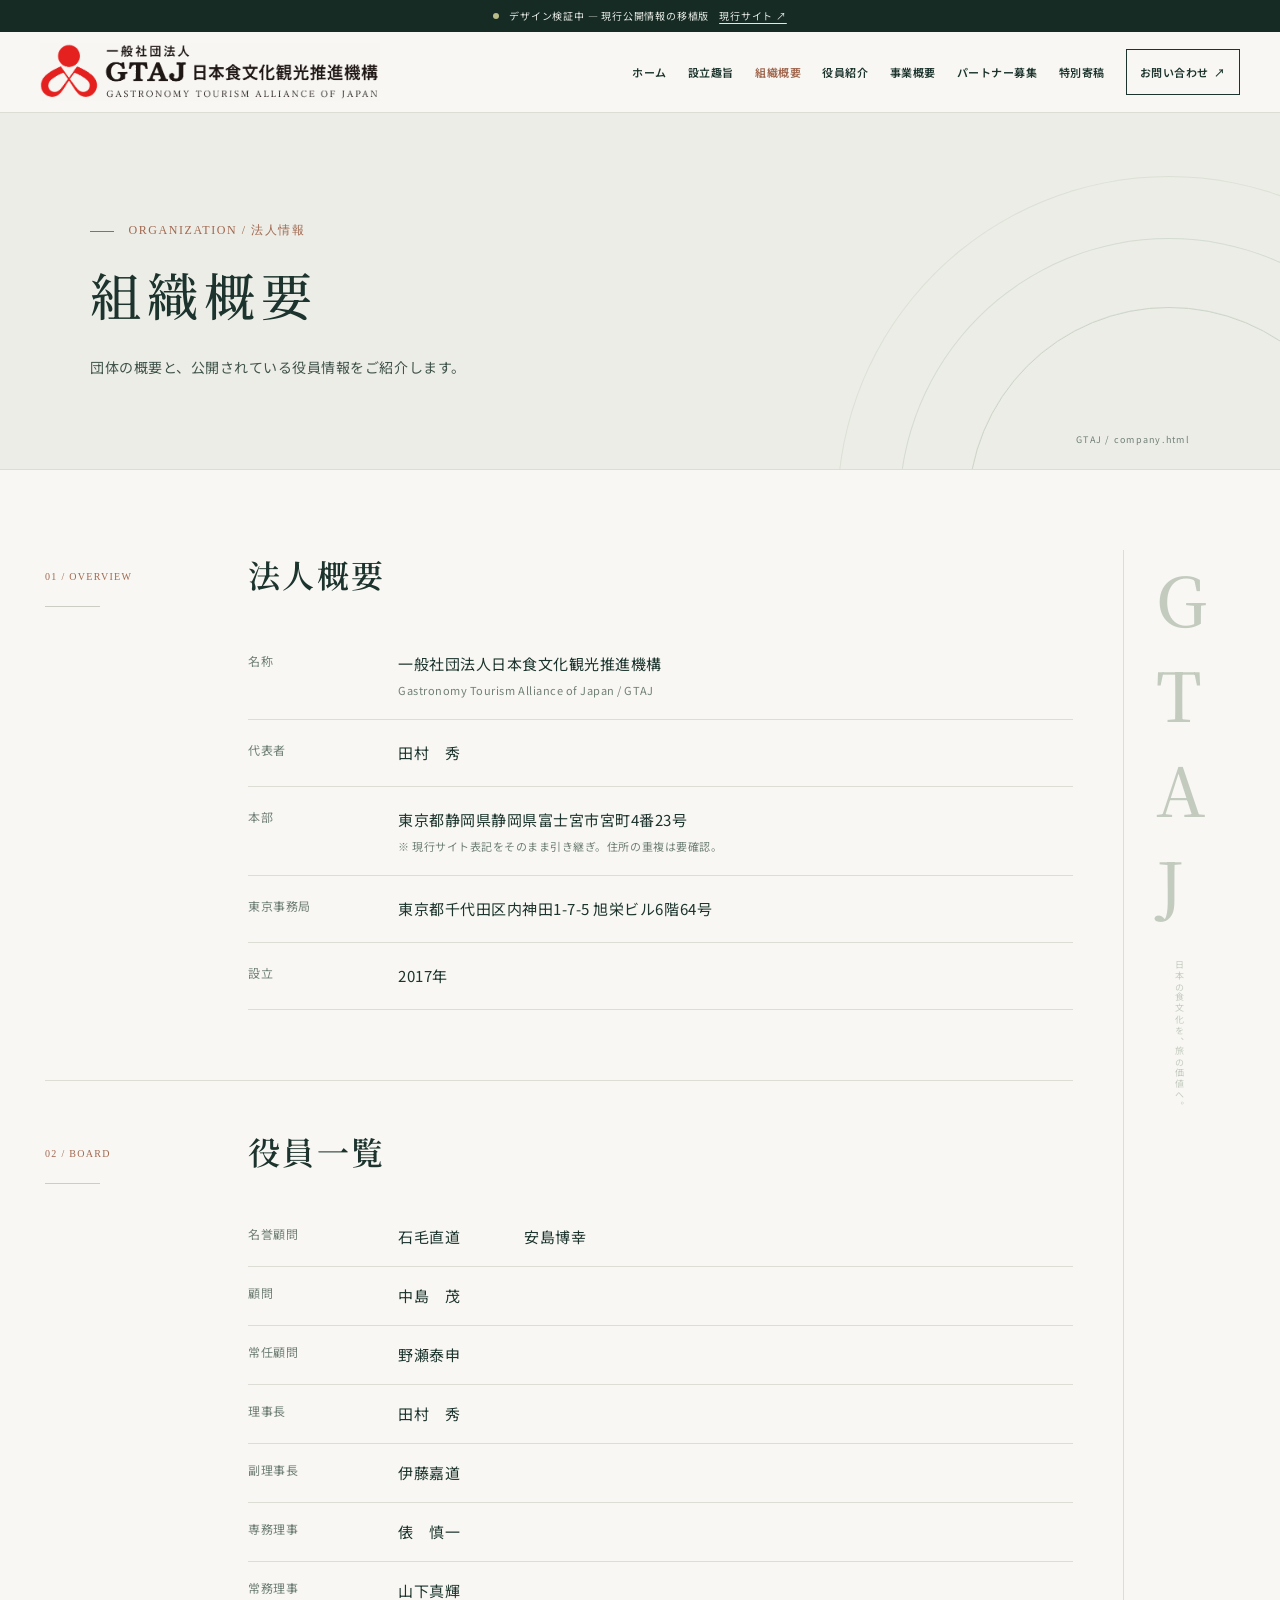
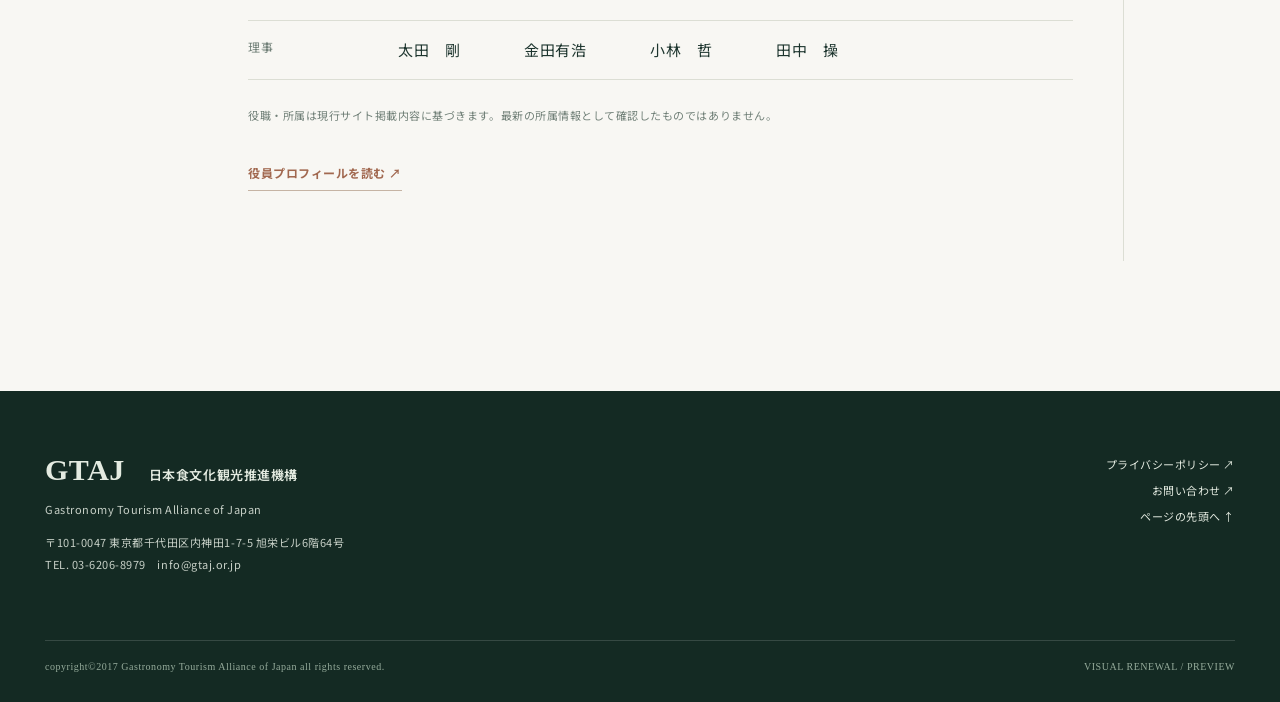
<file: company.html>
<!doctype html>
<html lang="ja"><head><meta charset="utf-8"><meta name="viewport" content="width=device-width,initial-scale=1"><meta name="robots" content="noindex,nofollow,noarchive"><meta name="theme-color" content="#f8f7f3"><meta name="description" content="一般社団法人日本食文化観光推進機構 GTAJ。現行公開情報を引き継いだデザイン検証サイト。"><title>組織概要 | GTAJ — リニューアルプレビュー</title><link rel="stylesheet" href="style.css"></head>
<body id="top">
<div class="preview"><span class="preview-dot"></span> デザイン検証中 — 現行公開情報の移植版 <a href="https://gtaj.or.jp/index.html" target="_blank" rel="noopener noreferrer">現行サイト ↗</a></div>
<header class="site-header"><div class="header-shell"><a href="index.html" class="identity" aria-label="GTAJトップページ"><img class="site-logo" src="assets/gtaj-logo.png" alt="一般社団法人日本食文化観光推進機構 GTAJ" width="850" height="143" decoding="async"></a><button class="menu-toggle" type="button" aria-expanded="false" aria-controls="main-nav"><span></span><span></span><span class="sr-only">メニューを開く</span></button><nav id="main-nav" class="nav"><a href="index.html">ホーム</a><a href="concept.html">設立趣旨</a><a href="company.html" class="active" aria-current="page">組織概要</a><a href="recruit.html">役員紹介</a><a href="service.html">事業概要</a><a href="newpage2.html">パートナー募集</a><a href="newpage1.html">特別寄稿</a><a class="nav-contact" href="https://docs.google.com/forms/d/e/1FAIpQLSfWqBHjZ6a6FR_ZOVve25w_uccH8eIHk7A2lXmvJxSGI389pg/viewform" target="_blank" rel="noopener noreferrer">お問い合わせ <span>↗</span></a></nav></div></header>
<main><section class="page-head"><div class="page-head-shell"><div class="eyebrow"><span class="dash"></span> ORGANIZATION / 法人情報</div><h1>組織概要</h1><p class="page-lead">団体の概要と、公開されている役員情報をご紹介します。</p><span class="page-serial">GTAJ / company.html</span></div></section><div class="body-shell"><div class="main-col "><section class="content-section "><div class="section-marker"><span>01 / OVERVIEW</span><i></i></div><div class="section-main"><h2>法人概要</h2><dl class="facts"><div><dt>名称</dt><dd>一般社団法人日本食文化観光推進機構<br><small>Gastronomy Tourism Alliance of Japan / GTAJ</small></dd></div><div><dt>代表者</dt><dd>田村　秀</dd></div><div><dt>本部</dt><dd>東京都静岡県静岡県富士宮市宮町4番23号 <small>※ 現行サイト表記をそのまま引き継ぎ。住所の重複は要確認。</small></dd></div><div><dt>東京事務局</dt><dd>東京都千代田区内神田1-7-5 旭栄ビル6階64号</dd></div><div><dt>設立</dt><dd>2017年</dd></div></dl></div></section><section class="content-section "><div class="section-marker"><span>02 / BOARD</span><i></i></div><div class="section-main"><h2>役員一覧</h2><div class="board-list"><div class="board-row"><span class="board-role">名誉顧問</span><div class="board-names"><span>石毛直道</span><span>安島博幸</span></div></div><div class="board-row"><span class="board-role">顧問</span><div class="board-names"><span>中島　茂</span></div></div><div class="board-row"><span class="board-role">常任顧問</span><div class="board-names"><span>野瀬泰申</span></div></div><div class="board-row"><span class="board-role">理事長</span><div class="board-names"><span>田村　秀</span></div></div><div class="board-row"><span class="board-role">副理事長</span><div class="board-names"><span>伊藤嘉道</span></div></div><div class="board-row"><span class="board-role">専務理事</span><div class="board-names"><span>俵　慎一</span></div></div><div class="board-row"><span class="board-role">常務理事</span><div class="board-names"><span>山下真輝</span></div></div><div class="board-row"><span class="board-role">理事</span><div class="board-names"><span>太田　剛</span><span>金田有浩</span><span>小林　哲</span><span>田中　操</span></div></div></div><p class="footnote">役職・所属は現行サイト掲載内容に基づきます。最新の所属情報として確認したものではありません。</p><a href="recruit.html" class="text-link">役員プロフィールを読む ↗</a></div></section></div><aside class="side-col" aria-hidden="true"><div class="rail-number">G<br>T<br>A<br>J</div><span class="rail-caption">日本の食文化を、旅の価値へ。</span></aside></div></main>
<footer class="footer"><div class="footer-inner"><div class="footer-identity"><div class="footer-title">GTAJ <span>日本食文化観光推進機構</span></div><p>Gastronomy Tourism Alliance of Japan</p><p>〒101-0047 東京都千代田区内神田1-7-5 旭栄ビル6階64号<br>TEL. <a href="tel:0362068979">03-6206-8979</a>　<a href="mailto:info@gtaj.or.jp">info@gtaj.or.jp</a></p></div><div class="footer-nav"><a href="privacy.html">プライバシーポリシー ↗</a><a href="https://docs.google.com/forms/d/e/1FAIpQLSfWqBHjZ6a6FR_ZOVve25w_uccH8eIHk7A2lXmvJxSGI389pg/viewform" target="_blank" rel="noopener noreferrer">お問い合わせ ↗</a><a href="#top">ページの先頭へ ↑</a></div></div><div class="copyright">copyright©2017 Gastronomy Tourism Alliance of Japan all rights reserved. <span>VISUAL RENEWAL / PREVIEW</span></div></footer><script src="script.js" defer></script></body></html>
</file>
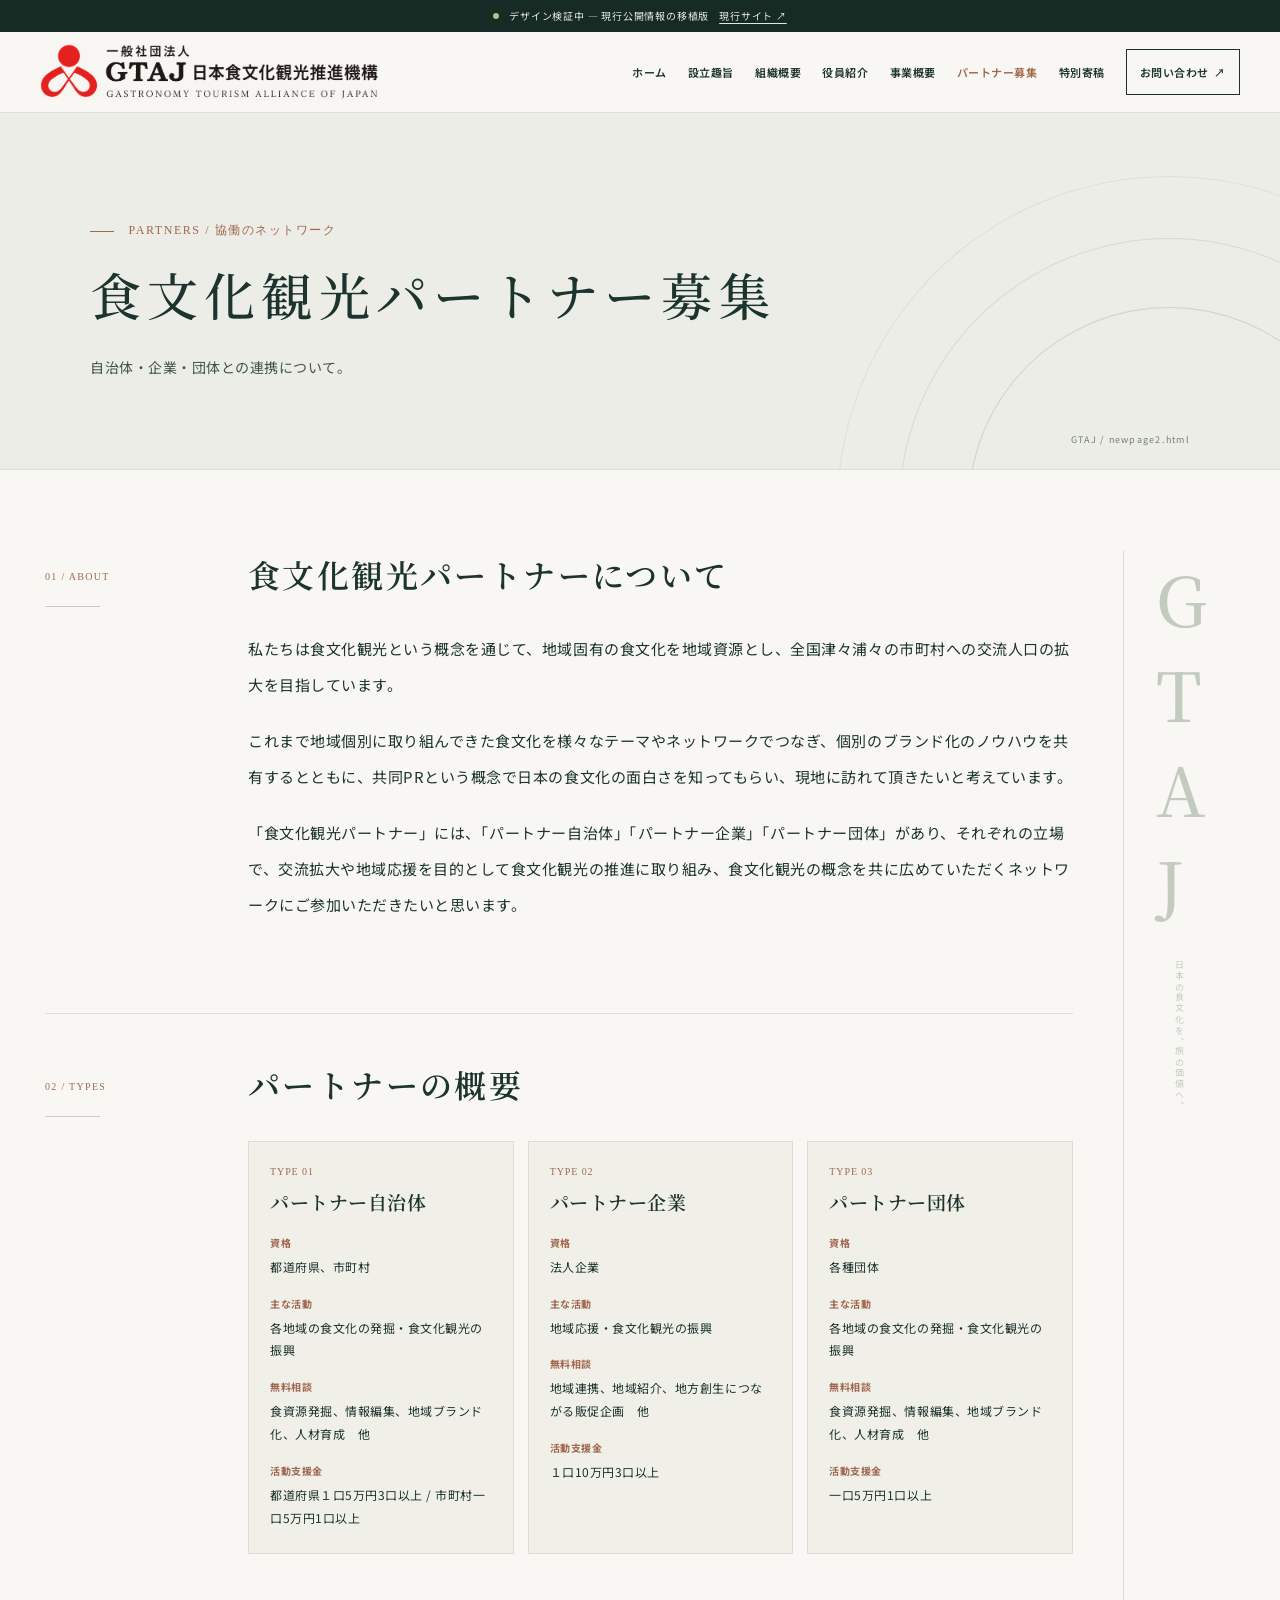
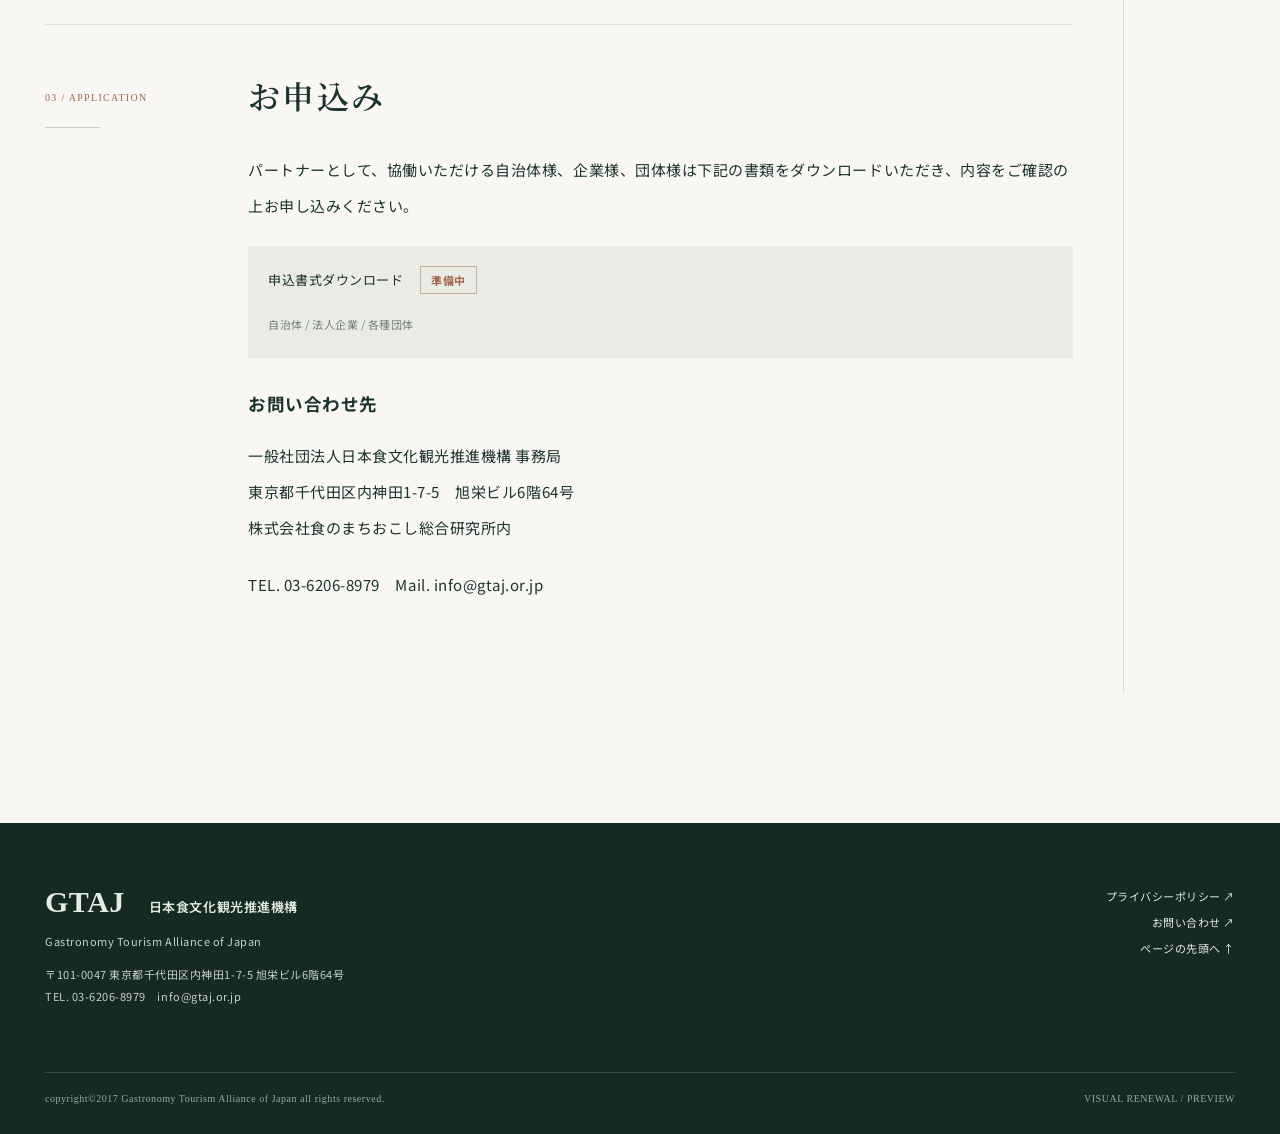
<file: newpage2.html>
<!doctype html>
<html lang="ja"><head><meta charset="utf-8"><meta name="viewport" content="width=device-width,initial-scale=1"><meta name="robots" content="noindex,nofollow,noarchive"><meta name="theme-color" content="#f8f7f3"><meta name="description" content="一般社団法人日本食文化観光推進機構 GTAJ。現行公開情報を引き継いだデザイン検証サイト。"><title>食文化観光パートナー募集 | GTAJ — リニューアルプレビュー</title><link rel="stylesheet" href="style.css"></head>
<body id="top">
<div class="preview"><span class="preview-dot"></span> デザイン検証中 — 現行公開情報の移植版 <a href="https://gtaj.or.jp/index.html" target="_blank" rel="noopener noreferrer">現行サイト ↗</a></div>
<header class="site-header"><div class="header-shell"><a href="index.html" class="identity" aria-label="GTAJトップページ"><img class="site-logo" src="assets/gtaj-logo.png" alt="一般社団法人日本食文化観光推進機構 GTAJ" width="850" height="143" decoding="async"></a><button class="menu-toggle" type="button" aria-expanded="false" aria-controls="main-nav"><span></span><span></span><span class="sr-only">メニューを開く</span></button><nav id="main-nav" class="nav"><a href="index.html">ホーム</a><a href="concept.html">設立趣旨</a><a href="company.html">組織概要</a><a href="recruit.html">役員紹介</a><a href="service.html">事業概要</a><a href="newpage2.html" class="active" aria-current="page">パートナー募集</a><a href="newpage1.html">特別寄稿</a><a class="nav-contact" href="https://docs.google.com/forms/d/e/1FAIpQLSfWqBHjZ6a6FR_ZOVve25w_uccH8eIHk7A2lXmvJxSGI389pg/viewform" target="_blank" rel="noopener noreferrer">お問い合わせ <span>↗</span></a></nav></div></header>
<main><section class="page-head"><div class="page-head-shell"><div class="eyebrow"><span class="dash"></span> PARTNERS / 協働のネットワーク</div><h1>食文化観光パートナー募集</h1><p class="page-lead">自治体・企業・団体との連携について。</p><span class="page-serial">GTAJ / newpage2.html</span></div></section><div class="body-shell"><div class="main-col "><section class="content-section "><div class="section-marker"><span>01 / ABOUT</span><i></i></div><div class="section-main"><h2>食文化観光パートナーについて</h2><p>私たちは食文化観光という概念を通じて、地域固有の食文化を地域資源とし、全国津々浦々の市町村への交流人口の拡大を目指しています。</p><p>これまで地域個別に取り組んできた食文化を様々なテーマやネットワークでつなぎ、個別のブランド化のノウハウを共有するとともに、共同PRという概念で日本の食文化の面白さを知ってもらい、現地に訪れて頂きたいと考えています。</p><p>「食文化観光パートナー」には、「パートナー自治体」「パートナー企業」「パートナー団体」があり、それぞれの立場で、交流拡大や地域応援を目的として食文化観光の推進に取り組み、食文化観光の概念を共に広めていただくネットワークにご参加いただきたいと思います。</p></div></section><section class="content-section "><div class="section-marker"><span>02 / TYPES</span><i></i></div><div class="section-main"><h2>パートナーの概要</h2><div class="partner-grid"><article class="partner-card"><span class="card-num">TYPE 01</span><h3>パートナー自治体</h3><dl><dt>資格</dt><dd>都道府県、市町村</dd><dt>主な活動</dt><dd>各地域の食文化の発掘・食文化観光の振興</dd><dt>無料相談</dt><dd>食資源発掘、情報編集、地域ブランド化、人材育成　他</dd><dt>活動支援金</dt><dd>都道府県１口5万円3口以上 / 市町村一口5万円1口以上</dd></dl></article><article class="partner-card"><span class="card-num">TYPE 02</span><h3>パートナー企業</h3><dl><dt>資格</dt><dd>法人企業</dd><dt>主な活動</dt><dd>地域応援・食文化観光の振興</dd><dt>無料相談</dt><dd>地域連携、地域紹介、地方創生につながる販促企画　他</dd><dt>活動支援金</dt><dd>１口10万円3口以上</dd></dl></article><article class="partner-card"><span class="card-num">TYPE 03</span><h3>パートナー団体</h3><dl><dt>資格</dt><dd>各種団体</dd><dt>主な活動</dt><dd>各地域の食文化の発掘・食文化観光の振興</dd><dt>無料相談</dt><dd>食資源発掘、情報編集、地域ブランド化、人材育成　他</dd><dt>活動支援金</dt><dd>一口5万円1口以上</dd></dl></article></div></div></section><section class="content-section "><div class="section-marker"><span>03 / APPLICATION</span><i></i></div><div class="section-main"><h2>お申込み</h2><p>パートナーとして、協働いただける自治体様、企業様、団体様は下記の書類をダウンロードいただき、内容をご確認の上お申し込みください。</p><div class="placeholder"><span>申込書式ダウンロード</span><strong>準備中</strong><p>自治体 / 法人企業 / 各種団体</p></div><h3>お問い合わせ先</h3><p>一般社団法人日本食文化観光推進機構 事務局<br>東京都千代田区内神田1-7-5　旭栄ビル6階64号<br>株式会社食のまちおこし総合研究所内</p><p>TEL. <a href="tel:0362068979">03-6206-8979</a>　Mail. <a href="mailto:info@gtaj.or.jp">info@gtaj.or.jp</a></p></div></section></div><aside class="side-col" aria-hidden="true"><div class="rail-number">G<br>T<br>A<br>J</div><span class="rail-caption">日本の食文化を、旅の価値へ。</span></aside></div></main>
<footer class="footer"><div class="footer-inner"><div class="footer-identity"><div class="footer-title">GTAJ <span>日本食文化観光推進機構</span></div><p>Gastronomy Tourism Alliance of Japan</p><p>〒101-0047 東京都千代田区内神田1-7-5 旭栄ビル6階64号<br>TEL. <a href="tel:0362068979">03-6206-8979</a>　<a href="mailto:info@gtaj.or.jp">info@gtaj.or.jp</a></p></div><div class="footer-nav"><a href="privacy.html">プライバシーポリシー ↗</a><a href="https://docs.google.com/forms/d/e/1FAIpQLSfWqBHjZ6a6FR_ZOVve25w_uccH8eIHk7A2lXmvJxSGI389pg/viewform" target="_blank" rel="noopener noreferrer">お問い合わせ ↗</a><a href="#top">ページの先頭へ ↑</a></div></div><div class="copyright">copyright©2017 Gastronomy Tourism Alliance of Japan all rights reserved. <span>VISUAL RENEWAL / PREVIEW</span></div></footer><script src="script.js" defer></script></body></html>
</file>
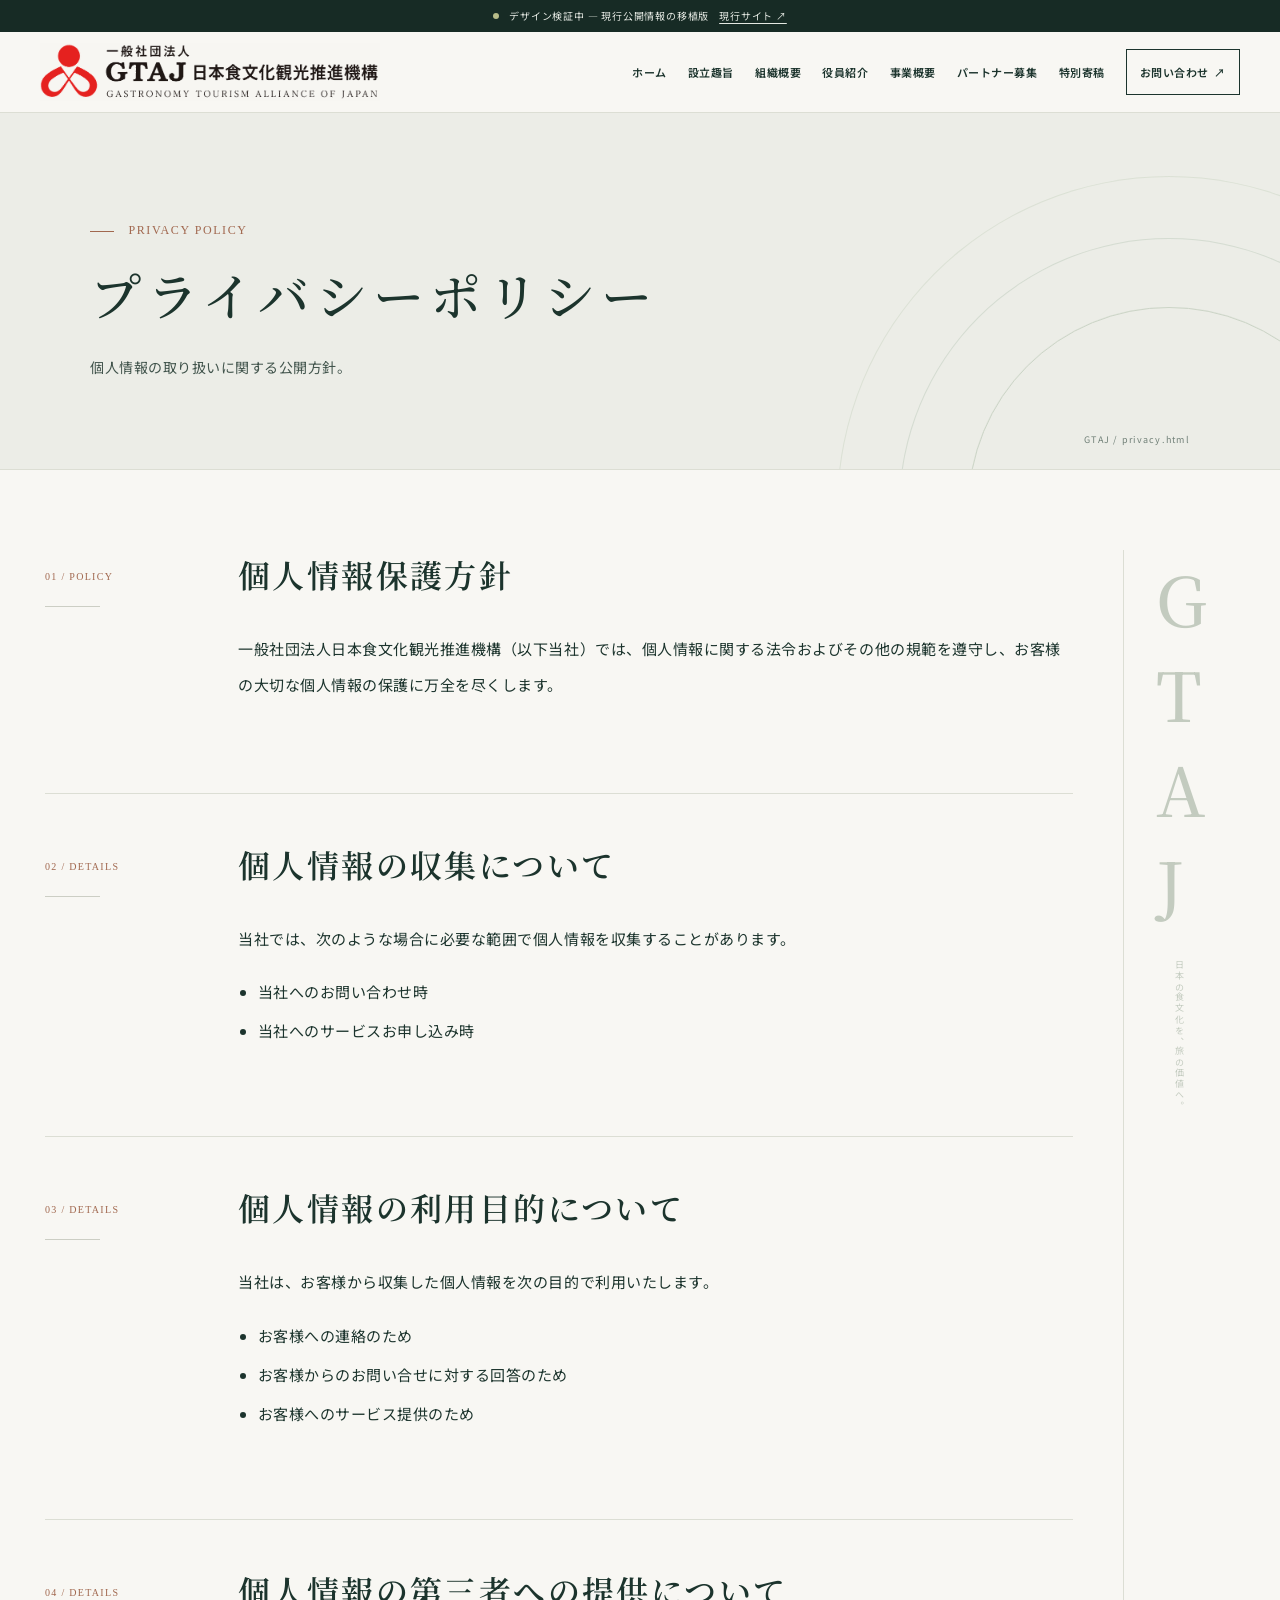
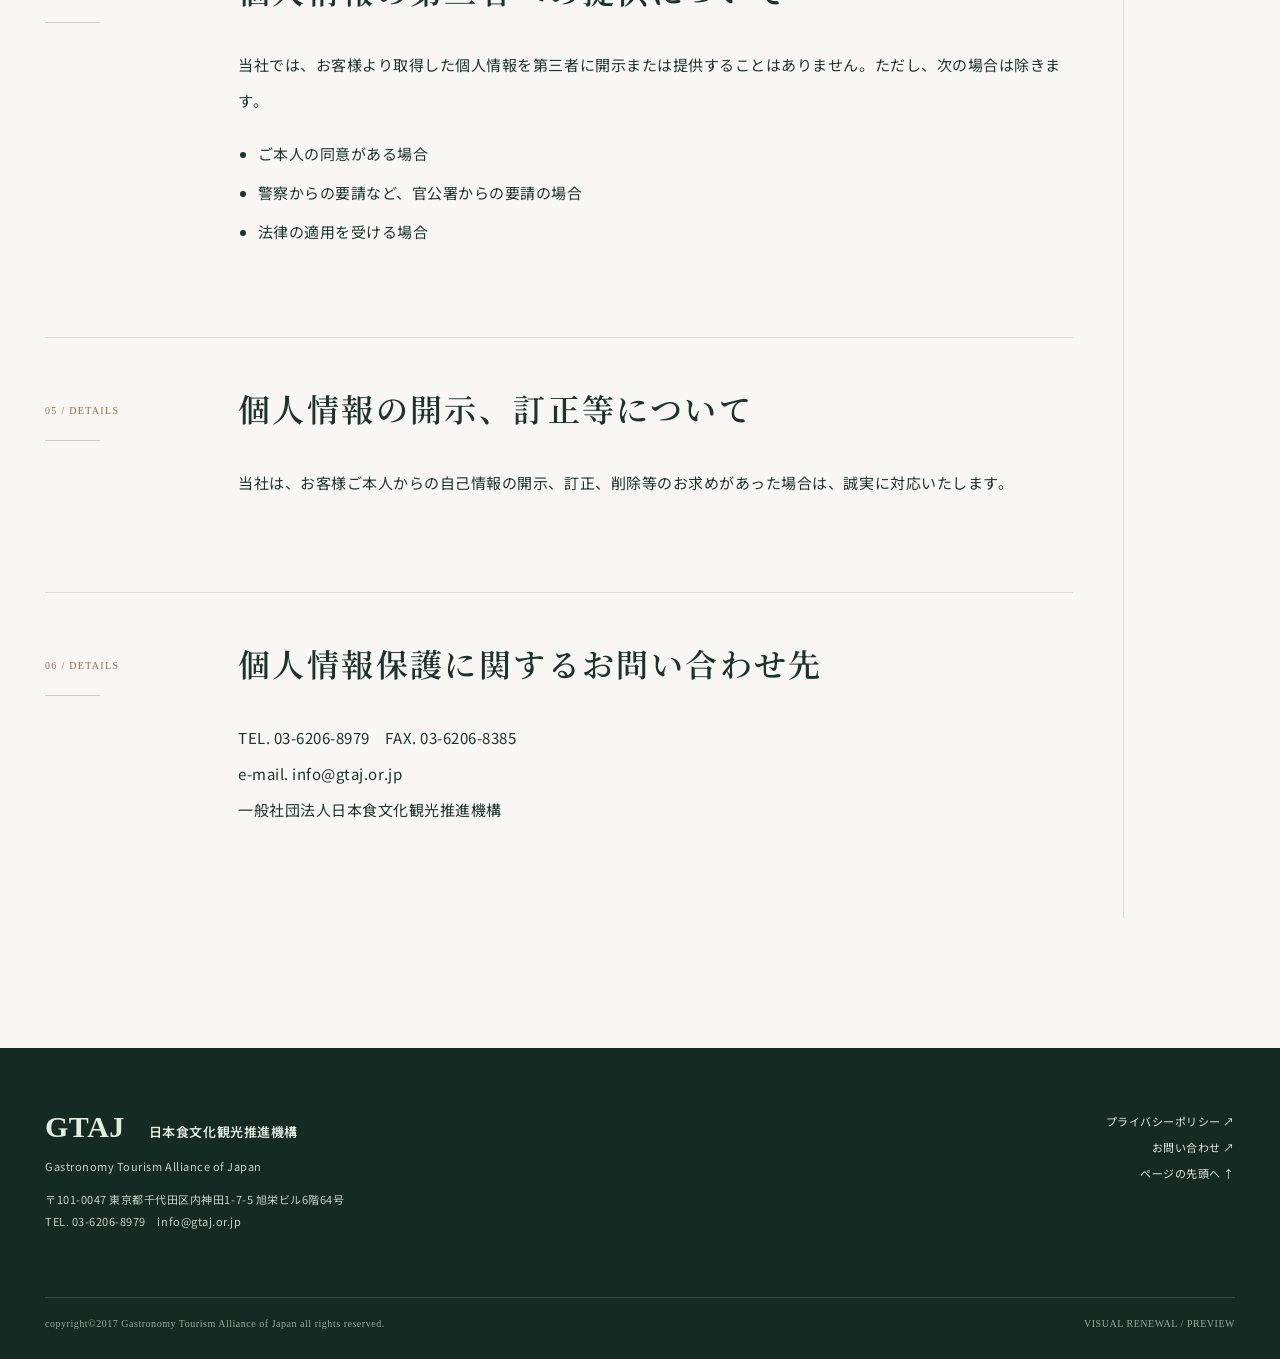
<file: privacy.html>
<!doctype html>
<html lang="ja"><head><meta charset="utf-8"><meta name="viewport" content="width=device-width,initial-scale=1"><meta name="robots" content="noindex,nofollow,noarchive"><meta name="theme-color" content="#f8f7f3"><meta name="description" content="一般社団法人日本食文化観光推進機構 GTAJ。現行公開情報を引き継いだデザイン検証サイト。"><title>プライバシーポリシー | GTAJ — リニューアルプレビュー</title><link rel="stylesheet" href="style.css"></head>
<body id="top">
<div class="preview"><span class="preview-dot"></span> デザイン検証中 — 現行公開情報の移植版 <a href="https://gtaj.or.jp/index.html" target="_blank" rel="noopener noreferrer">現行サイト ↗</a></div>
<header class="site-header"><div class="header-shell"><a href="index.html" class="identity" aria-label="GTAJトップページ"><img class="site-logo" src="assets/gtaj-logo.png" alt="一般社団法人日本食文化観光推進機構 GTAJ" width="850" height="143" decoding="async"></a><button class="menu-toggle" type="button" aria-expanded="false" aria-controls="main-nav"><span></span><span></span><span class="sr-only">メニューを開く</span></button><nav id="main-nav" class="nav"><a href="index.html">ホーム</a><a href="concept.html">設立趣旨</a><a href="company.html">組織概要</a><a href="recruit.html">役員紹介</a><a href="service.html">事業概要</a><a href="newpage2.html">パートナー募集</a><a href="newpage1.html">特別寄稿</a><a class="nav-contact" href="https://docs.google.com/forms/d/e/1FAIpQLSfWqBHjZ6a6FR_ZOVve25w_uccH8eIHk7A2lXmvJxSGI389pg/viewform" target="_blank" rel="noopener noreferrer">お問い合わせ <span>↗</span></a></nav></div></header>
<main><section class="page-head"><div class="page-head-shell"><div class="eyebrow"><span class="dash"></span> PRIVACY POLICY</div><h1>プライバシーポリシー</h1><p class="page-lead">個人情報の取り扱いに関する公開方針。</p><span class="page-serial">GTAJ / privacy.html</span></div></section><div class="body-shell"><div class="main-col article-col"><section class="content-section "><div class="section-marker"><span>01 / POLICY</span><i></i></div><div class="section-main"><h2>個人情報保護方針</h2><p>一般社団法人日本食文化観光推進機構（以下当社）では、個人情報に関する法令およびその他の規範を遵守し、お客様の大切な個人情報の保護に万全を尽くします。</p></div></section><section class="content-section "><div class="section-marker"><span>02 / DETAILS</span><i></i></div><div class="section-main"><h2>個人情報の収集について</h2><p>当社では、次のような場合に必要な範囲で個人情報を収集することがあります。<ul><li>当社へのお問い合わせ時</li><li>当社へのサービスお申し込み時</li></ul></p></div></section><section class="content-section "><div class="section-marker"><span>03 / DETAILS</span><i></i></div><div class="section-main"><h2>個人情報の利用目的について</h2><p>当社は、お客様から収集した個人情報を次の目的で利用いたします。<ul><li>お客様への連絡のため</li><li>お客様からのお問い合せに対する回答のため</li><li>お客様へのサービス提供のため</li></ul></p></div></section><section class="content-section "><div class="section-marker"><span>04 / DETAILS</span><i></i></div><div class="section-main"><h2>個人情報の第三者への提供について</h2><p>当社では、お客様より取得した個人情報を第三者に開示または提供することはありません。ただし、次の場合は除きます。<ul><li>ご本人の同意がある場合</li><li>警察からの要請など、官公署からの要請の場合</li><li>法律の適用を受ける場合</li></ul></p></div></section><section class="content-section "><div class="section-marker"><span>05 / DETAILS</span><i></i></div><div class="section-main"><h2>個人情報の開示、訂正等について</h2><p>当社は、お客様ご本人からの自己情報の開示、訂正、削除等のお求めがあった場合は、誠実に対応いたします。</p></div></section><section class="content-section "><div class="section-marker"><span>06 / DETAILS</span><i></i></div><div class="section-main"><h2>個人情報保護に関するお問い合わせ先</h2><p>TEL. 03-6206-8979　FAX. 03-6206-8385<br>e-mail. <a href="mailto:info@gtaj.or.jp">info@gtaj.or.jp</a><br>一般社団法人日本食文化観光推進機構</p></div></section></div><aside class="side-col" aria-hidden="true"><div class="rail-number">G<br>T<br>A<br>J</div><span class="rail-caption">日本の食文化を、旅の価値へ。</span></aside></div></main>
<footer class="footer"><div class="footer-inner"><div class="footer-identity"><div class="footer-title">GTAJ <span>日本食文化観光推進機構</span></div><p>Gastronomy Tourism Alliance of Japan</p><p>〒101-0047 東京都千代田区内神田1-7-5 旭栄ビル6階64号<br>TEL. <a href="tel:0362068979">03-6206-8979</a>　<a href="mailto:info@gtaj.or.jp">info@gtaj.or.jp</a></p></div><div class="footer-nav"><a href="privacy.html">プライバシーポリシー ↗</a><a href="https://docs.google.com/forms/d/e/1FAIpQLSfWqBHjZ6a6FR_ZOVve25w_uccH8eIHk7A2lXmvJxSGI389pg/viewform" target="_blank" rel="noopener noreferrer">お問い合わせ ↗</a><a href="#top">ページの先頭へ ↑</a></div></div><div class="copyright">copyright©2017 Gastronomy Tourism Alliance of Japan all rights reserved. <span>VISUAL RENEWAL / PREVIEW</span></div></footer><script src="script.js" defer></script></body></html>
</file>
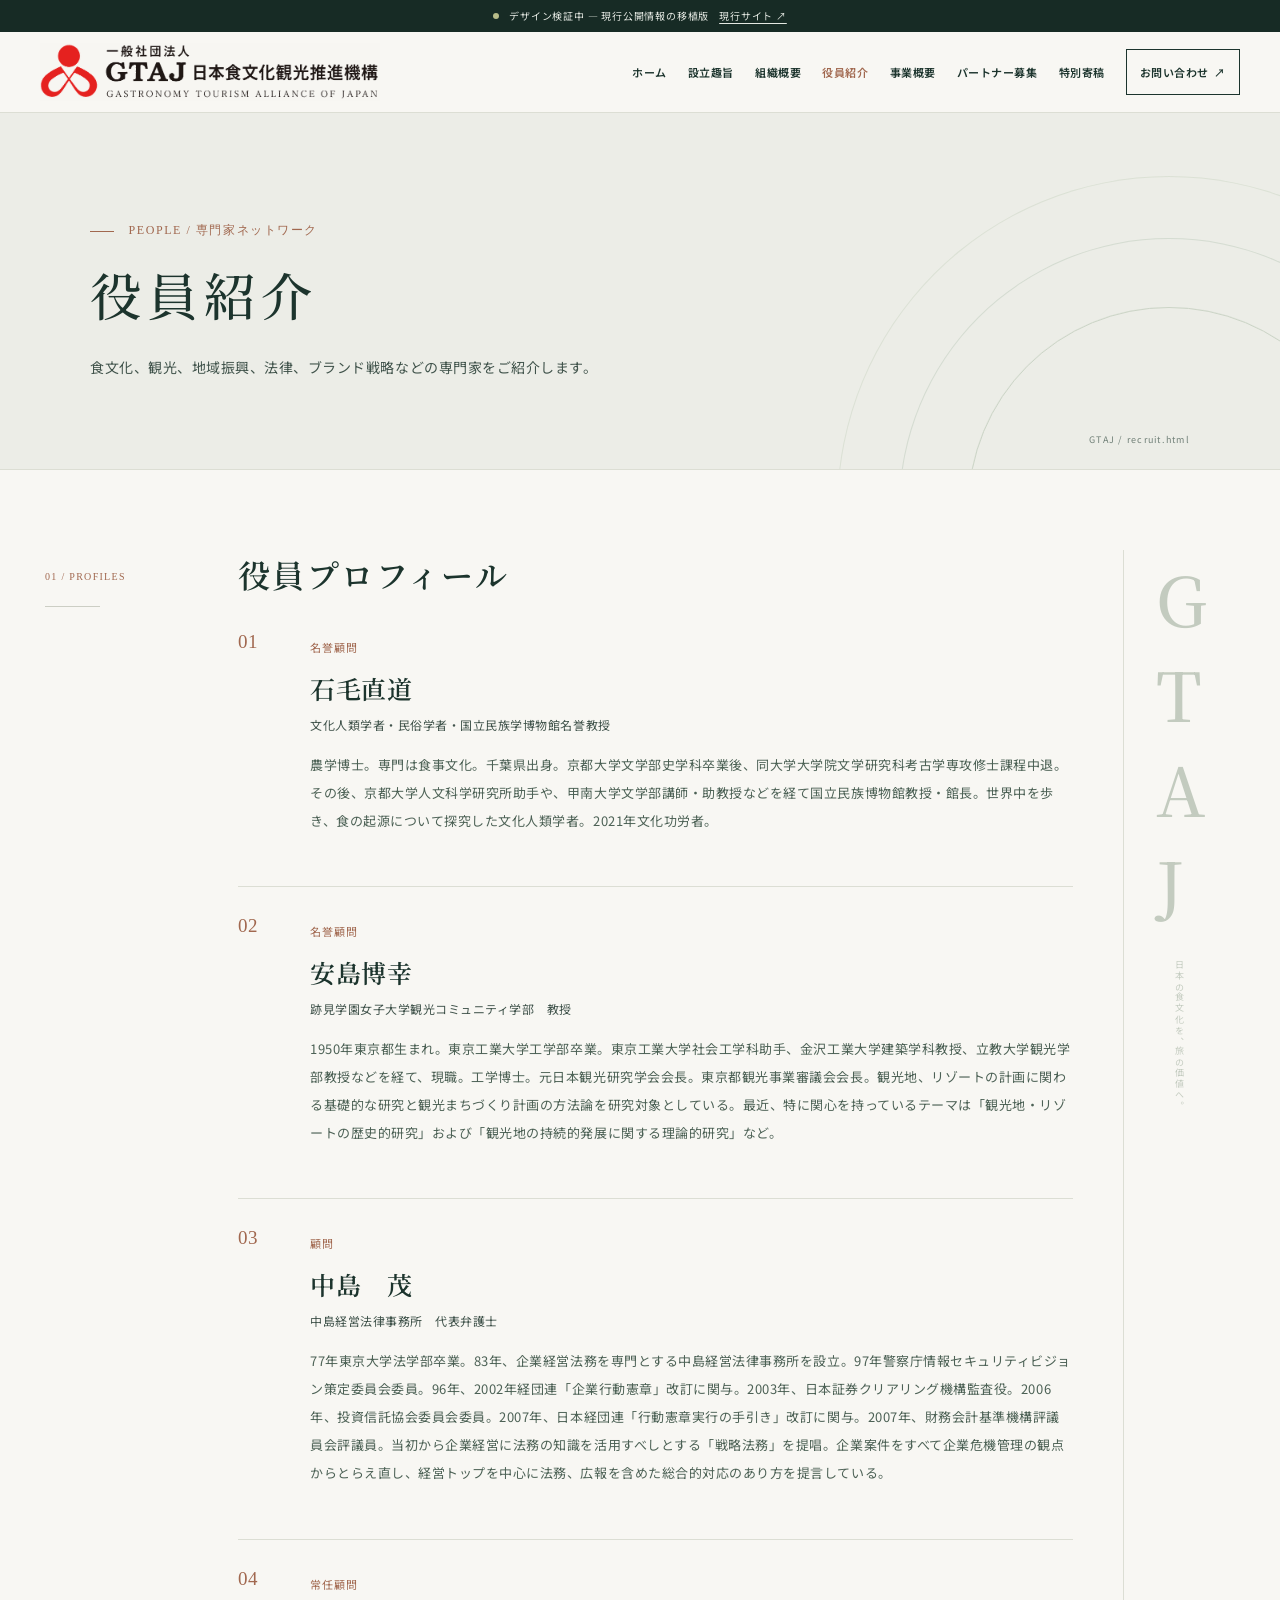
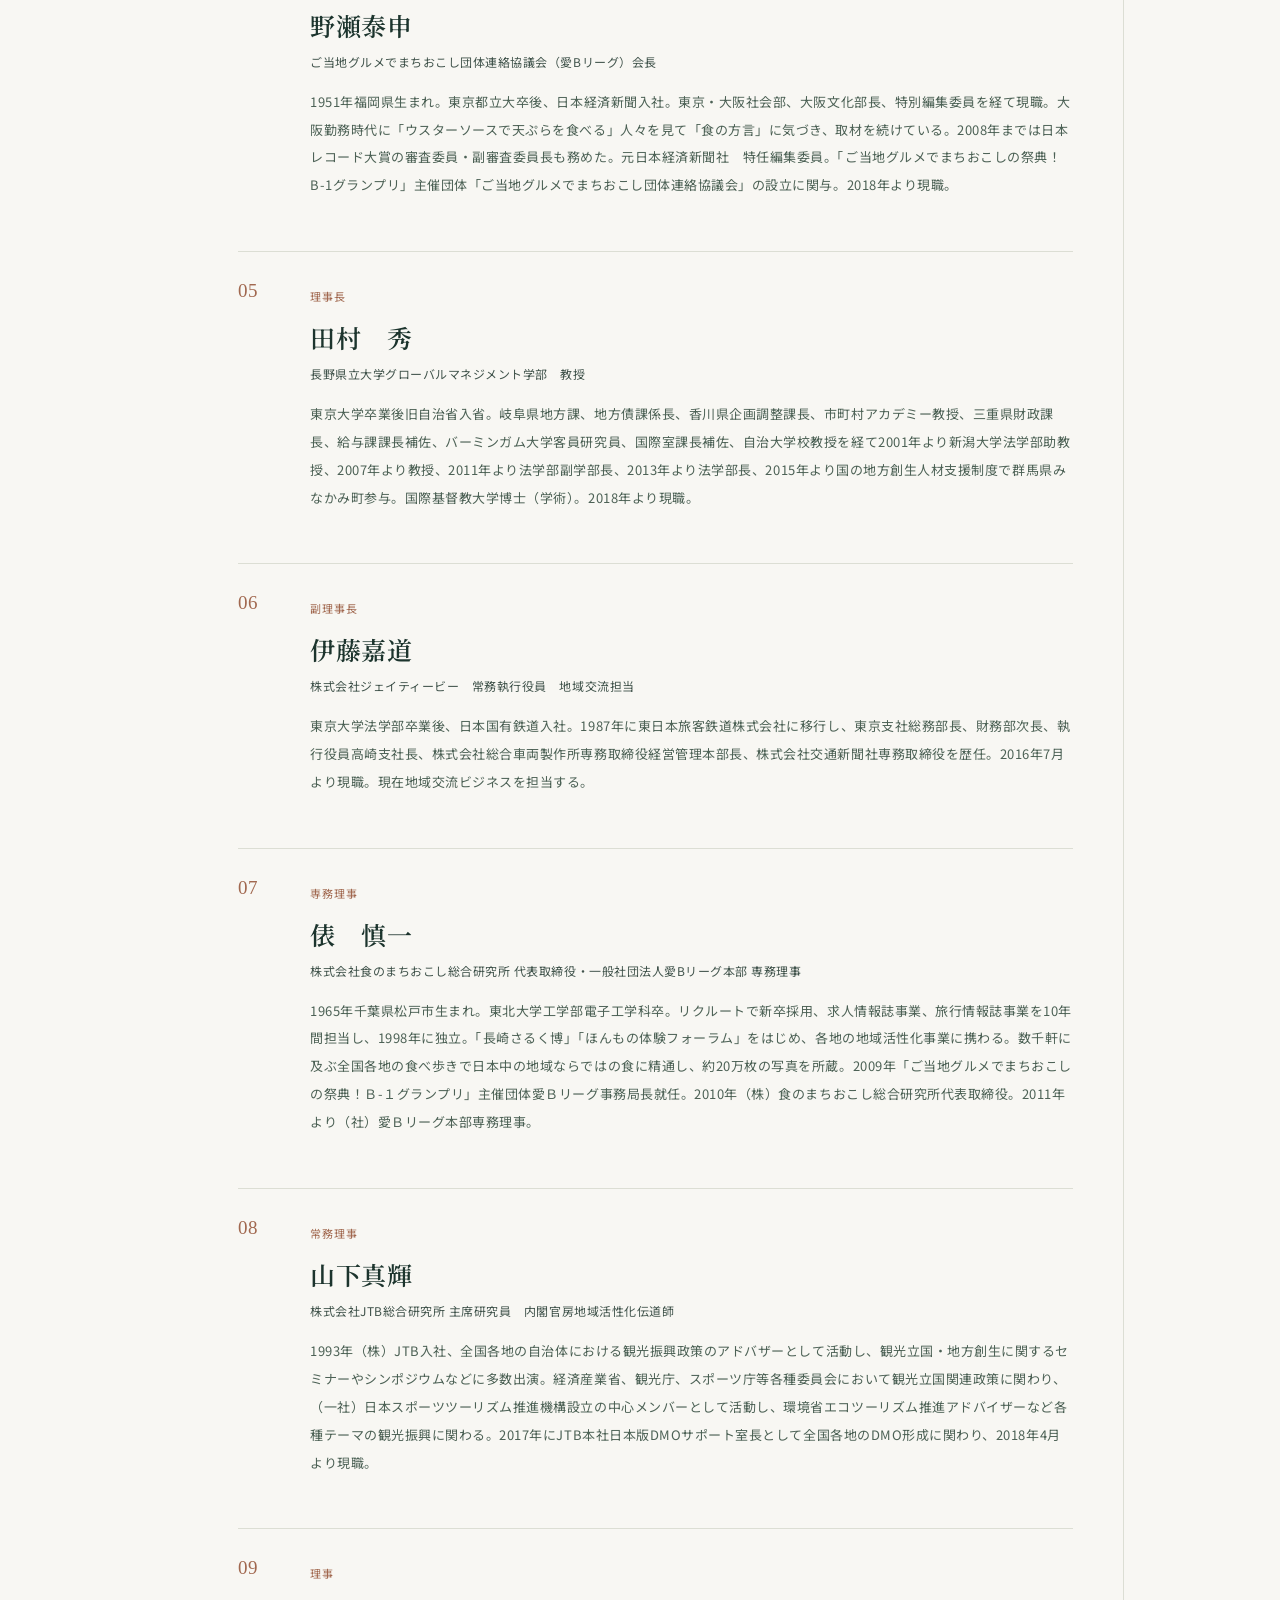
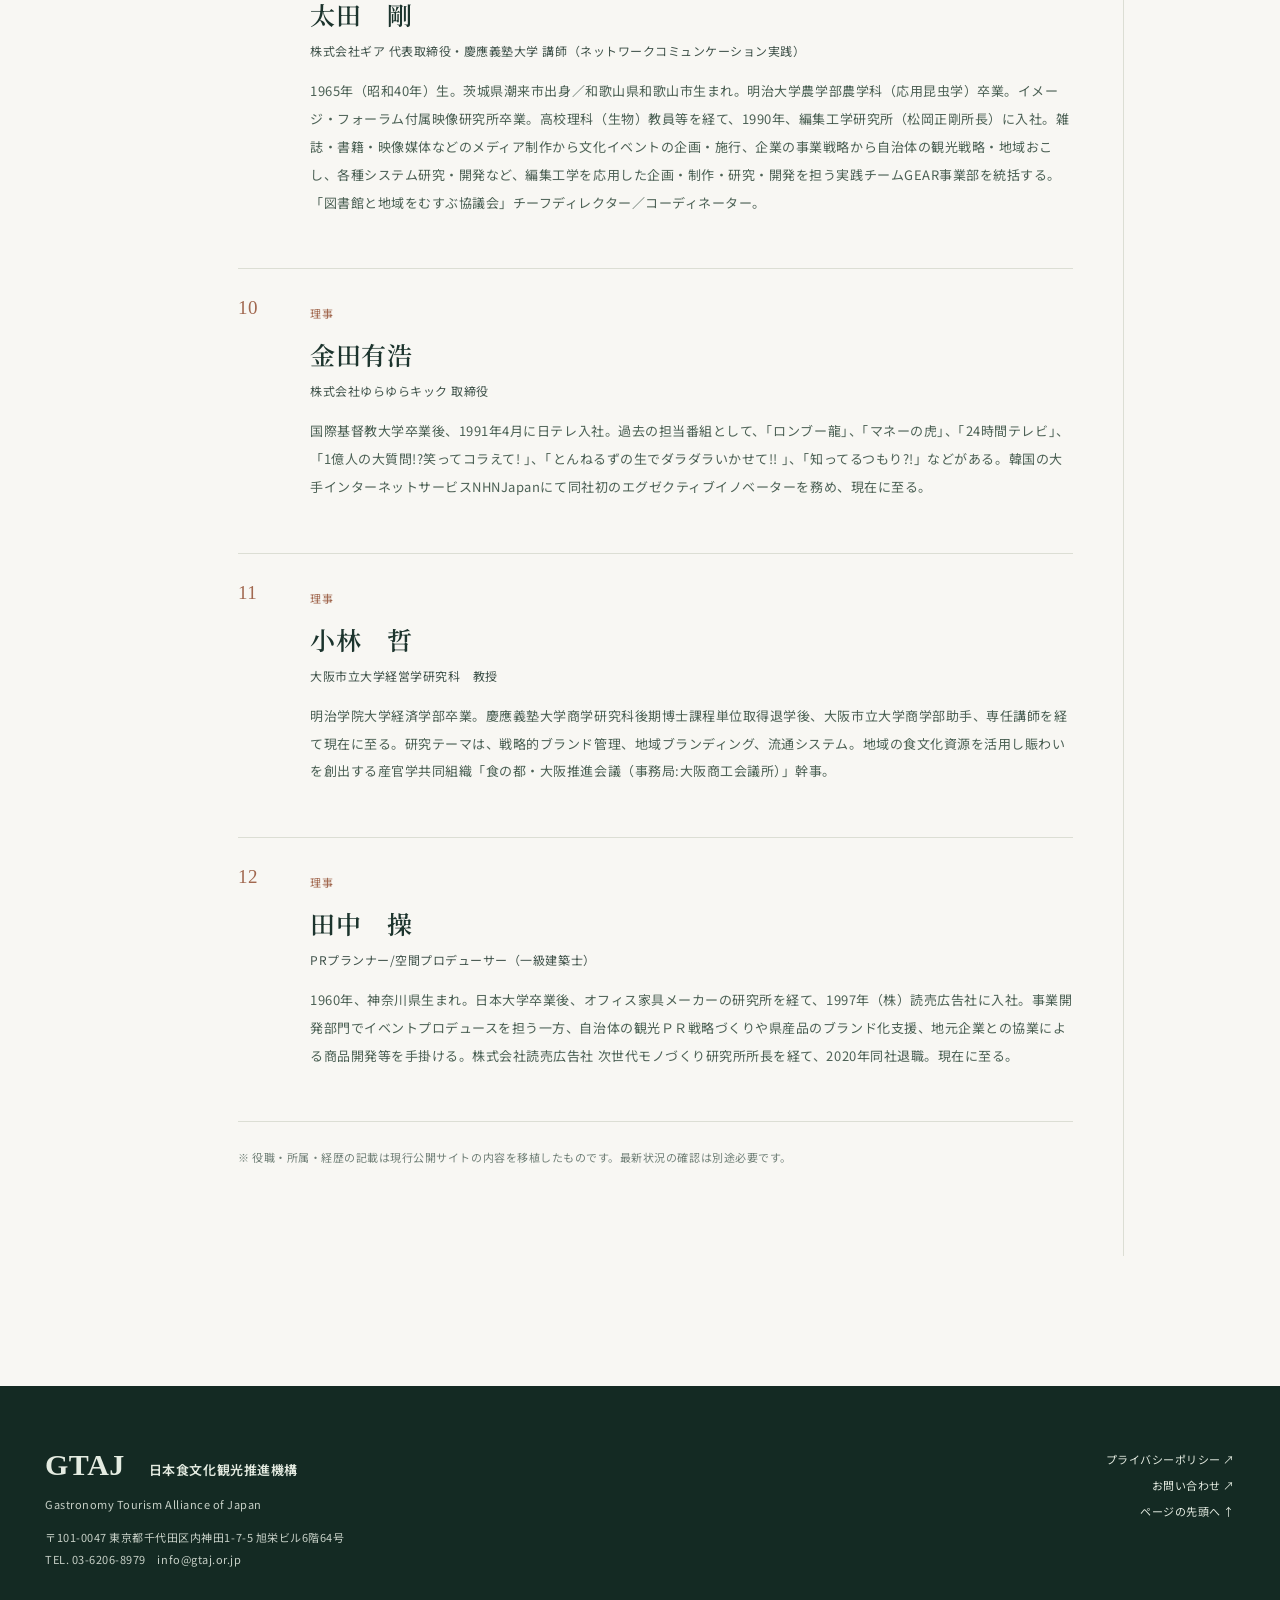
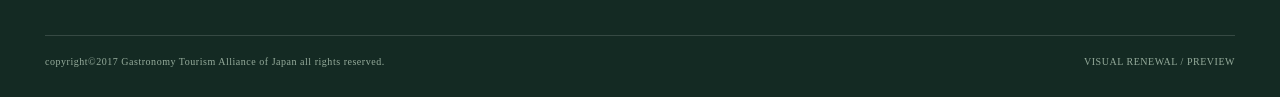
<file: recruit.html>
<!doctype html>
<html lang="ja"><head><meta charset="utf-8"><meta name="viewport" content="width=device-width,initial-scale=1"><meta name="robots" content="noindex,nofollow,noarchive"><meta name="theme-color" content="#f8f7f3"><meta name="description" content="一般社団法人日本食文化観光推進機構 GTAJ。現行公開情報を引き継いだデザイン検証サイト。"><title>役員紹介 | GTAJ — リニューアルプレビュー</title><link rel="stylesheet" href="style.css"></head>
<body id="top">
<div class="preview"><span class="preview-dot"></span> デザイン検証中 — 現行公開情報の移植版 <a href="https://gtaj.or.jp/index.html" target="_blank" rel="noopener noreferrer">現行サイト ↗</a></div>
<header class="site-header"><div class="header-shell"><a href="index.html" class="identity" aria-label="GTAJトップページ"><img class="site-logo" src="assets/gtaj-logo.png" alt="一般社団法人日本食文化観光推進機構 GTAJ" width="850" height="143" decoding="async"></a><button class="menu-toggle" type="button" aria-expanded="false" aria-controls="main-nav"><span></span><span></span><span class="sr-only">メニューを開く</span></button><nav id="main-nav" class="nav"><a href="index.html">ホーム</a><a href="concept.html">設立趣旨</a><a href="company.html">組織概要</a><a href="recruit.html" class="active" aria-current="page">役員紹介</a><a href="service.html">事業概要</a><a href="newpage2.html">パートナー募集</a><a href="newpage1.html">特別寄稿</a><a class="nav-contact" href="https://docs.google.com/forms/d/e/1FAIpQLSfWqBHjZ6a6FR_ZOVve25w_uccH8eIHk7A2lXmvJxSGI389pg/viewform" target="_blank" rel="noopener noreferrer">お問い合わせ <span>↗</span></a></nav></div></header>
<main><section class="page-head"><div class="page-head-shell"><div class="eyebrow"><span class="dash"></span> PEOPLE / 専門家ネットワーク</div><h1>役員紹介</h1><p class="page-lead">食文化、観光、地域振興、法律、ブランド戦略などの専門家をご紹介します。</p><span class="page-serial">GTAJ / recruit.html</span></div></section><div class="body-shell"><div class="main-col article-col"><section class="content-section "><div class="section-marker"><span>01 / PROFILES</span><i></i></div><div class="section-main"><h2>役員プロフィール</h2><div class="profile-list"><article class="profile"><div class="profile-count">01</div><div><span class="role-label">名誉顧問</span><h3>石毛直道</h3><p class="profile-position">文化人類学者・民俗学者・国立民族学博物館名誉教授</p><p class="bio">農学博士。専門は食事文化。千葉県出身。京都大学文学部史学科卒業後、同大学大学院文学研究科考古学専攻修士課程中退。その後、京都大学人文科学研究所助手や、甲南大学文学部講師・助教授などを経て国立民族博物館教授・館長。世界中を歩き、食の起源について探究した文化人類学者。2021年文化功労者。</p></div></article><article class="profile"><div class="profile-count">02</div><div><span class="role-label">名誉顧問</span><h3>安島博幸</h3><p class="profile-position">跡見学園女子大学観光コミュニティ学部　教授</p><p class="bio">1950年東京都生まれ。東京工業大学工学部卒業。東京工業大学社会工学科助手、金沢工業大学建築学科教授、立教大学観光学部教授などを経て、現職。工学博士。元日本観光研究学会会長。東京都観光事業審議会会長。観光地、リゾートの計画に関わる基礎的な研究と観光まちづくり計画の方法論を研究対象としている。最近、特に関心を持っているテーマは「観光地・リゾートの歴史的研究」および「観光地の持続的発展に関する理論的研究」など。</p></div></article><article class="profile"><div class="profile-count">03</div><div><span class="role-label">顧問</span><h3>中島　茂</h3><p class="profile-position">中島経営法律事務所　代表弁護士</p><p class="bio">77年東京大学法学部卒業。83年、企業経営法務を専門とする中島経営法律事務所を設立。97年警察庁情報セキュリティビジョン策定委員会委員。96年、2002年経団連「企業行動憲章」改訂に関与。2003年、日本証券クリアリング機構監査役。2006年、投資信託協会委員会委員。2007年、日本経団連「行動憲章実行の手引き」改訂に関与。2007年、財務会計基準機構評議員会評議員。当初から企業経営に法務の知識を活用すべしとする「戦略法務」を提唱。企業案件をすべて企業危機管理の観点からとらえ直し、経営トップを中心に法務、広報を含めた総合的対応のあり方を提言している。</p></div></article><article class="profile"><div class="profile-count">04</div><div><span class="role-label">常任顧問</span><h3>野瀬泰申</h3><p class="profile-position">ご当地グルメでまちおこし団体連絡協議会（愛Bリーグ）会長</p><p class="bio">1951年福岡県生まれ。東京都立大卒後、日本経済新聞入社。東京・大阪社会部、大阪文化部長、特別編集委員を経て現職。大阪勤務時代に「ウスターソースで天ぷらを食べる」人々を見て「食の方言」に気づき、取材を続けている。2008年までは日本レコード大賞の審査委員・副審査委員長も務めた。元日本経済新聞社　特任編集委員。「ご当地グルメでまちおこしの祭典！B-1グランプリ」主催団体「ご当地グルメでまちおこし団体連絡協議会」の設立に関与。2018年より現職。</p></div></article><article class="profile"><div class="profile-count">05</div><div><span class="role-label">理事長</span><h3>田村　秀</h3><p class="profile-position">長野県立大学グローバルマネジメント学部　教授</p><p class="bio">東京大学卒業後旧自治省入省。岐阜県地方課、地方債課係長、香川県企画調整課長、市町村アカデミー教授、三重県財政課長、給与課課長補佐、バーミンガム大学客員研究員、国際室課長補佐、自治大学校教授を経て2001年より新潟大学法学部助教授、2007年より教授、2011年より法学部副学部長、2013年より法学部長、2015年より国の地方創生人材支援制度で群馬県みなかみ町参与。国際基督教大学博士（学術）。2018年より現職。</p></div></article><article class="profile"><div class="profile-count">06</div><div><span class="role-label">副理事長</span><h3>伊藤嘉道</h3><p class="profile-position">株式会社ジェイティービー　常務執行役員　地域交流担当</p><p class="bio">東京大学法学部卒業後、日本国有鉄道入社。1987年に東日本旅客鉄道株式会社に移行し、東京支社総務部長、財務部次長、執行役員高崎支社長、株式会社総合車両製作所専務取締役経営管理本部長、株式会社交通新聞社専務取締役を歴任。2016年7月より現職。現在地域交流ビジネスを担当する。</p></div></article><article class="profile"><div class="profile-count">07</div><div><span class="role-label">専務理事</span><h3>俵　慎一</h3><p class="profile-position">株式会社食のまちおこし総合研究所 代表取締役・一般社団法人愛Bリーグ本部 専務理事</p><p class="bio">1965年千葉県松戸市生まれ。東北大学工学部電子工学科卒。リクルートで新卒採用、求人情報誌事業、旅行情報誌事業を10年間担当し、1998年に独立。「長崎さるく博」「ほんもの体験フォーラム」をはじめ、各地の地域活性化事業に携わる。数千軒に及ぶ全国各地の食べ歩きで日本中の地域ならではの食に精通し、約20万枚の写真を所蔵。2009年「ご当地グルメでまちおこしの祭典！Ｂ-１グランプリ」主催団体愛Ｂリーグ事務局長就任。2010年（株）食のまちおこし総合研究所代表取締役。2011年より（社）愛Ｂリーグ本部専務理事。</p></div></article><article class="profile"><div class="profile-count">08</div><div><span class="role-label">常務理事</span><h3>山下真輝</h3><p class="profile-position">株式会社JTB総合研究所 主席研究員　内閣官房地域活性化伝道師</p><p class="bio">1993年（株）JTB入社、全国各地の自治体における観光振興政策のアドバザーとして活動し、観光立国・地方創生に関するセミナーやシンポジウムなどに多数出演。経済産業省、観光庁、スポーツ庁等各種委員会において観光立国関連政策に関わり、（一社）日本スポーツツーリズム推進機構設立の中心メンバーとして活動し、環境省エコツーリズム推進アドバイザーなど各種テーマの観光振興に関わる。2017年にJTB本社日本版DMOサポート室長として全国各地のDMO形成に関わり、2018年4月より現職。</p></div></article><article class="profile"><div class="profile-count">09</div><div><span class="role-label">理事</span><h3>太田　剛</h3><p class="profile-position">株式会社ギア 代表取締役・慶應義塾大学 講師（ネットワークコミュンケーション実践）</p><p class="bio">1965年（昭和40年）生。茨城県潮来市出身／和歌山県和歌山市生まれ。明治大学農学部農学科（応用昆虫学）卒業。イメージ・フォーラム付属映像研究所卒業。高校理科（生物）教員等を経て、1990年、編集工学研究所（松岡正剛所長）に入社。雑誌・書籍・映像媒体などのメディア制作から文化イベントの企画・施行、企業の事業戦略から自治体の観光戦略・地域おこし、各種システム研究・開発など、編集工学を応用した企画・制作・研究・開発を担う実践チームGEAR事業部を統括する。「図書館と地域をむすぶ協議会」チーフディレクター／コーディネーター。</p></div></article><article class="profile"><div class="profile-count">10</div><div><span class="role-label">理事</span><h3>金田有浩</h3><p class="profile-position">株式会社ゆらゆらキック 取締役</p><p class="bio">国際基督教大学卒業後、1991年4月に日テレ入社。過去の担当番組として、「ロンブー龍」、「マネーの虎」、「24時間テレビ」、「1億人の大質問!?笑ってコラえて! 」、「とんねるずの生でダラダラいかせて!! 」、「知ってるつもり?!」などがある。韓国の大手インターネットサービスNHNJapanにて同社初のエグゼクティブイノベーターを務め、現在に至る。</p></div></article><article class="profile"><div class="profile-count">11</div><div><span class="role-label">理事</span><h3>小林　哲</h3><p class="profile-position">大阪市立大学経営学研究科　教授</p><p class="bio">明治学院大学経済学部卒業。慶應義塾大学商学研究科後期博士課程単位取得退学後、大阪市立大学商学部助手、専任講師を経て現在に至る。研究テーマは、戦略的ブランド管理、地域ブランディング、流通システム。地域の食文化資源を活用し賑わいを創出する産官学共同組織「食の都・大阪推進会議（事務局:大阪商工会議所）」幹事。</p></div></article><article class="profile"><div class="profile-count">12</div><div><span class="role-label">理事</span><h3>田中　操</h3><p class="profile-position">PRプランナー/空間プロデューサー（一級建築士）</p><p class="bio">1960年、神奈川県生まれ。日本大学卒業後、オフィス家具メーカーの研究所を経て、1997年（株）読売広告社に入社。事業開発部門でイベントプロデュースを担う一方、自治体の観光ＰＲ戦略づくりや県産品のブランド化支援、地元企業との協業による商品開発等を手掛ける。株式会社読売広告社 次世代モノづくり研究所所長を経て、2020年同社退職。現在に至る。</p></div></article></div><p class="footnote">※ 役職・所属・経歴の記載は現行公開サイトの内容を移植したものです。最新状況の確認は別途必要です。</p></div></section></div><aside class="side-col" aria-hidden="true"><div class="rail-number">G<br>T<br>A<br>J</div><span class="rail-caption">日本の食文化を、旅の価値へ。</span></aside></div></main>
<footer class="footer"><div class="footer-inner"><div class="footer-identity"><div class="footer-title">GTAJ <span>日本食文化観光推進機構</span></div><p>Gastronomy Tourism Alliance of Japan</p><p>〒101-0047 東京都千代田区内神田1-7-5 旭栄ビル6階64号<br>TEL. <a href="tel:0362068979">03-6206-8979</a>　<a href="mailto:info@gtaj.or.jp">info@gtaj.or.jp</a></p></div><div class="footer-nav"><a href="privacy.html">プライバシーポリシー ↗</a><a href="https://docs.google.com/forms/d/e/1FAIpQLSfWqBHjZ6a6FR_ZOVve25w_uccH8eIHk7A2lXmvJxSGI389pg/viewform" target="_blank" rel="noopener noreferrer">お問い合わせ ↗</a><a href="#top">ページの先頭へ ↑</a></div></div><div class="copyright">copyright©2017 Gastronomy Tourism Alliance of Japan all rights reserved. <span>VISUAL RENEWAL / PREVIEW</span></div></footer><script src="script.js" defer></script></body></html>
</file>
<file: style.css>
@import url('https://fonts.googleapis.com/css2?family=Noto+Sans+JP:wght@400;500;600;700&family=Noto+Serif+JP:wght@400;500;600;700&display=swap');
:root{--paper:#f8f7f3;--panel:#f0f0e9;--ink:#1c342d;--ink2:#40534b;--muted:#718078;--line:#dcded4;--accent:#a1684f;--gold:#c3ad83;--dark:#14352d;--serif:"Noto Serif JP", "Yu Mincho",serif;--sans:"Noto Sans JP", "Hiragino Kaku Gothic ProN",sans-serif}
*{box-sizing:border-box}html{scroll-behavior:smooth}body{margin:0;background:var(--paper);color:var(--ink);font-family:var(--sans);font-size:15px;line-height:2;letter-spacing:.035em}a{color:inherit;text-decoration:none}button{font:inherit}a:focus-visible,button:focus-visible{outline:3px solid var(--accent);outline-offset:3px}img{max-width:100%;height:auto}::selection{background:#c8d6ca}.sr-only{position:absolute;width:1px;height:1px;overflow:hidden;clip:rect(0,0,0,0);white-space:nowrap}.preview{height:32px;display:flex;align-items:center;justify-content:center;gap:10px;background:#172b25;color:#e4e8e2;font-size:10px;letter-spacing:.08em}.preview a{text-decoration:underline;text-underline-offset:3px}.preview-dot{height:6px;width:6px;border-radius:100%;background:#b7bc89}.site-header{position:sticky;top:0;z-index:30;background:rgba(248,247,243,.95);backdrop-filter:blur(16px);border-bottom:1px solid var(--line)}.header-shell{width:min(1420px,calc(100% - 80px));margin:auto;min-height:94px;display:flex;justify-content:space-between;align-items:center;gap:35px}.identity{display:flex;align-items:center;gap:20px;flex-shrink:0}.identity-mark{font-family:Georgia,serif;font-size:31px;font-weight:700;letter-spacing:-.12em;padding-right:6px}.identity-mark span{color:var(--accent)}.identity-text{display:block;border-left:1px solid #ccd2c6;padding-left:18px;font-size:11px;line-height:1.65;font-weight:700;letter-spacing:.04em}.identity-text small{display:block;font-family:Georgia,serif;font-size:8px;letter-spacing:.10em;color:var(--muted);font-weight:400;margin-top:5px;white-space:nowrap}.nav{display:flex;justify-content:flex-end;align-items:center;gap:clamp(11px,1.65vw,26px)}.nav>a{font-size:11px;font-weight:600;white-space:nowrap;transition:color .2s}.nav>a:hover,.nav>.active{color:var(--accent)}.nav-contact{border:1px solid var(--ink);padding:11px 13px}.nav-contact span{padding-left:3px}.menu-toggle{display:none}
.page-head{background:#ecede7;border-bottom:1px solid var(--line);position:relative;overflow:hidden}.page-head:after{content:"";position:absolute;width:400px;height:400px;border:1px solid #b6c4b1;border-radius:50%;right:-90px;bottom:-240px;box-shadow:0 0 0 68px #ecede7,0 0 0 69px #c5d1c3,0 0 0 130px #ecede7,0 0 0 131px #d0d9c9;opacity:.6}.page-head-shell{max-width:1220px;margin:auto;padding:105px 60px 88px;position:relative;z-index:2}.eyebrow,.section-marker{font-family:Georgia,serif;font-size:12px;letter-spacing:.13em;color:var(--accent)}.eyebrow .dash{display:inline-block;width:24px;border-bottom:1px solid var(--accent);vertical-align:middle;margin-right:10px}.page-head h1{font-family:var(--serif);font-weight:500;letter-spacing:.12em;font-size:clamp(35px,4vw,60px);line-height:1.4;margin:17px 0 22px}.page-lead{font-size:14px;color:var(--ink2);margin:0}.page-serial{font-size:9px;color:var(--muted);position:absolute;right:60px;bottom:20px;letter-spacing:.14em}.body-shell{max-width:1340px;display:grid;grid-template-columns:minmax(0,1fr) 112px;margin:auto;padding:80px 45px 130px;gap:50px}.main-col{min-width:0}.side-col{border-left:1px solid var(--line);position:relative;color:#c3cbbf;display:flex;flex-direction:column;align-items:center;gap:30px}.rail-number{font-size:68px;font-family:var(--serif);font-weight:500;line-height:1.4;letter-spacing:-.05em}.rail-caption{writing-mode:vertical-rl;font-size:9px;letter-spacing:.2em}.content-section{display:grid;grid-template-columns:160px minmax(0,1fr);gap:43px;padding:46px 0 70px;border-bottom:1px solid var(--line)}.content-section:first-child{padding-top:0}.content-section:last-child{border:0}.section-marker{font-size:10px;padding-top:17px;white-space:nowrap;display:flex;flex-direction:column;gap:19px}.section-marker i{height:1px;background:#cccec4;width:55px}.section-main h2{font-family:var(--serif);font-size:clamp(24px,2.5vw,37px);font-weight:600;letter-spacing:.075em;margin:0 0 33px;line-height:1.5}.section-main>p,.section-main>div>p{line-height:2.4}.section-main p{margin:0 0 1.35em}.section-main ul{padding-left:1.3em}.section-main li{margin:0 0 .6em}.old-ref,.text-link{display:inline-block;color:var(--accent);font-size:12px;font-weight:700;padding-bottom:5px;border-bottom:1px solid #c6b4a4;margin-top:18px}.two-col{display:grid;grid-template-columns:1fr 0.8fr;gap:40px}.about-stamp{background:#e5e9e1;display:flex;flex-direction:column;justify-content:space-between;min-height:280px;padding:25px 28px}.about-stamp>span{font:11px Georgia,serif;letter-spacing:.12em;color:#667967}.about-stamp strong{font:500 27px/1.65 var(--serif)}.timeline{border-top:1px solid var(--line)}.timeline>div{display:grid;grid-template-columns:150px 1fr;border-bottom:1px solid var(--line);gap:20px;padding:24px 0}.timeline time{font:26px Georgia,serif;color:var(--accent)}.timeline time span{font:12px var(--sans);margin-left:9px;color:var(--ink2)}.timeline p{margin:0!important}.facts{margin:0}.facts>div{display:grid;grid-template-columns:135px 1fr;gap:15px;border-bottom:1px solid var(--line);padding:18px 0}.facts dt{color:var(--muted);font-size:12px}.facts dd{margin:0}.facts dd small{display:block;font-size:11px;color:var(--muted)}.board-row{display:grid;grid-template-columns:135px 1fr;gap:15px;border-bottom:1px solid var(--line);padding:14px 0}.board-role{font-size:12px;color:var(--muted)}.board-names{display:flex;flex-wrap:wrap;gap:7px 26px}.board-names>span{min-width:100px}.footnote{font-size:11px;color:var(--muted);margin-top:22px!important}.profile{display:grid;grid-template-columns:52px 1fr;border-bottom:1px solid var(--line);padding:28px 0 34px;gap:20px}.profile:first-child{padding-top:0}.profile-count{font:19px Georgia,serif;color:var(--accent)}.role-label{font-size:11px;color:var(--accent);letter-spacing:.1em}.profile h3{font-family:var(--serif);font-size:25px;font-weight:600;margin:2px 0 0}.profile-position{color:var(--ink2);font-size:12px;margin:0 0 14px!important}.bio{font-size:13px;line-height:2.15!important;color:#4c6155}.work-grid{display:grid;grid-template-columns:repeat(2,minmax(0,1fr));gap:24px}.work-card{display:block;padding:0 0 16px}.work-photo .photo{margin:0 0 25px;overflow:hidden;position:relative;aspect-ratio:16/9;background:#e6e9e3;display:flex;align-items:center;justify-content:center}.work-photo .photo img{width:auto;height:auto;max-width:84%;max-height:78%;object-fit:contain;filter:saturate(.7);border:6px solid #faf9f4;box-shadow:0 9px 24px #102b2024;transition:transform .4s}.work-card:hover img{transform:scale(1.03)}.card-num{display:block;font:10px Georgia,serif;letter-spacing:.09em;color:var(--accent)}.work-card h3{font-family:var(--serif);font-size:22px;font-weight:500;line-height:1.65;margin:7px 0 12px}.work-card p,.work-card li{font-size:12px;color:var(--ink2);line-height:2}.work-card ul{margin:14px 0}.number-list>div{display:grid;grid-template-columns:52px 1fr;gap:20px;padding:16px 0;border-bottom:1px solid var(--line)}.number-list span{font:17px Georgia,serif;color:var(--accent)}.number-list p{margin:0!important}.partner-grid{display:grid;grid-template-columns:repeat(3,minmax(0,1fr));gap:14px}.partner-card{background:#f0f0e9;border:1px solid var(--line);padding:24px 21px}.partner-card h3{font:600 19px/1.6 var(--serif);margin:10px 0 15px}.partner-card dl{margin:0}.partner-card dt{font-size:10px;color:var(--accent);margin-top:15px;font-weight:700}.partner-card dd{font-size:12px;margin:3px 0 0;line-height:1.9}.placeholder{padding:20px;background:#e9ebe4;display:flex;gap:17px;align-items:center;flex-wrap:wrap;margin:22px 0 28px}.placeholder span{font-size:13px}.placeholder strong{color:var(--accent);font-size:11px;border:1px solid #c8aea1;padding:2px 10px}.placeholder p{margin:0!important;font-size:11px;color:var(--muted);width:100%}.essay-preamble{padding:15px 0 28px;border-bottom:1px solid var(--line);margin-bottom:38px}.essay-preamble>span{font-size:12px;color:var(--accent)}.essay-preamble h2{font-size:43px;margin:10px 0!important}.essay-preamble p{font-size:12px;color:var(--muted)}.essay-body{max-width:750px}.essay-body>p{font-family:var(--serif);font-size:15px;line-height:2.35;margin-bottom:1.8em}.essay-body>.essay-emphasis{font-size:22px;font-weight:600;text-align:center;padding:15px 0}.photo{margin:0}.essay-photo{float:right;width:36%;max-width:250px;margin:15px 0 25px 32px;background:#e6e8e0}.essay-photo img{display:block;width:100%;object-fit:contain}.essay-photo figcaption{font-size:10px;color:var(--muted);margin-top:5px}.article-col .content-section{grid-template-columns:150px minmax(0,1fr)}

/* Compact homepage introduction: content before decoration. */
.homepage-hero{display:grid;grid-template-columns:minmax(0,1fr) 270px;gap:30px;align-items:center;margin:0;padding:25px 32px;min-height:0;border:1px solid var(--line);border-left:4px solid var(--dark);background:#e8ebe4;color:var(--ink)}
.homepage-hero:before{content:none}
.home-text{min-width:0}
.homepage-hero h1{font:600 clamp(25px,2.5vw,34px)/1.5 var(--serif);letter-spacing:.025em;margin:0 0 8px}
.homepage-hero p{font-size:12px;line-height:1.8;color:var(--ink2);margin:0}
.hero-links{display:flex;gap:23px;align-items:center;flex-wrap:wrap;margin-top:18px}
.primary-link{background:var(--dark);color:#fff;padding:10px 16px;display:inline-flex;gap:25px;align-items:center;justify-content:space-between;font-size:12px;font-weight:700;transition:background .2s}
.primary-link:hover{background:#245044}
.under-link{font-size:12px;border-bottom:1px solid var(--accent);padding-bottom:3px;color:var(--ink)}
.hero-visual{width:100%;height:160px;display:grid;place-items:center;margin:0;background:#d4ddd2;overflow:hidden}
.hero-visual img{display:block;width:auto;height:auto;max-width:82%;max-height:88%;object-fit:contain;border:5px solid #fbfaf7;box-shadow:0 8px 21px #102b2024;filter:saturate(.85)}
.home-shell{display:block;max-width:1260px;padding:34px 35px 85px}
.home-content .content-section{padding-bottom:74px}.home-content .content-section:first-child{padding-top:0}.news-line{display:grid;grid-template-columns:150px 1fr;border-top:1px solid var(--line);border-bottom:1px solid var(--line);align-items:start;gap:15px;padding:18px 0}.news-line time{font:14px Georgia,serif;color:var(--accent)}.news-line a{font-size:13px}.news-line a span{color:var(--accent)}.pickup-grid{display:grid;grid-template-columns:repeat(2,minmax(0,1fr));gap:22px}.pickup-card{border:1px solid var(--line);padding:14px 14px 24px;transition:border-color .2s}.pickup-card:hover{border-color:var(--accent)}.pickup-card .photo{height:190px;background:#e7e9e2;display:flex;justify-content:center;align-items:center;overflow:hidden;margin-bottom:22px}.pickup-card .photo img{width:auto;height:auto;max-width:80%;max-height:82%;object-fit:contain;filter:saturate(.8);border:6px solid #faf9f4;box-shadow:0 9px 24px #102b2024}.pickup-card h3{font-family:var(--serif);font-size:19px;line-height:1.7;margin:10px 0 18px}.card-go{font-size:11px;color:var(--accent)}.directory{display:grid;grid-template-columns:1fr 1fr;gap:0 32px;border-top:1px solid var(--line)}.directory>a{padding:17px 4px;border-bottom:1px solid var(--line);display:flex;justify-content:space-between;align-items:center;font-size:13px}.directory b{color:var(--accent);font-weight:400}.contact-card{background:#e7ebe4;padding:28px 28px;display:flex;gap:24px;justify-content:space-between;align-items:center}.contact-card h3{font:600 21px var(--serif);margin:0 0 10px}.contact-card p{font-size:12px;color:var(--ink2);margin:0 0 5px}.contact-card .primary-link{background:var(--dark);color:#fff;white-space:nowrap}.contact-mini{font-size:11px!important}
.footer{background:#142a23;color:#e4ebe1}.footer-inner{width:min(1300px,calc(100% - 90px));margin:auto;padding:62px 0 54px;display:flex;justify-content:space-between;gap:50px}.footer-title{font:700 30px Georgia,serif}.footer-title span{font:600 13px var(--sans);margin-left:16px}.footer-identity p{font-size:11px;line-height:2;color:#c7d0c7}.footer-nav{display:flex;flex-direction:column;align-items:flex-end;gap:4px;font-size:11px}.copyright{border-top:1px solid #ffffff25;width:min(1300px,calc(100% - 90px));margin:auto;padding:20px 0 30px;font:10px Georgia,serif;color:#95ab9b;display:flex;justify-content:space-between;gap:20px}
@media(max-width:1200px){.header-shell{width:calc(100% - 48px);min-height:82px}.identity-mark{font-size:27px}.identity-text{font-size:10px}.nav{gap:11px}.nav>a{font-size:10px}.body-shell{grid-template-columns:minmax(0,1fr) 60px;gap:30px}.rail-number{font-size:50px}.page-head-shell{padding-left:42px}}
@media(max-width:950px){.menu-toggle{display:flex;width:44px;height:40px;border:0;background:transparent;flex-direction:column;justify-content:center;gap:7px;cursor:pointer;z-index:2}.menu-toggle>span:not(.sr-only){display:block;height:1px;background:var(--ink);width:28px;transition:transform .2s}.nav{display:none;position:absolute;top:100%;left:0;right:0;background:var(--paper);padding:22px 6vw 35px;box-shadow:0 16px 22px #12241b18;flex-direction:column;align-items:stretch;gap:0;max-height:calc(100vh - 110px);overflow:auto}.nav.open{display:flex}.nav>a{padding:12px 4px;font-size:14px;border-bottom:1px solid var(--line)}.nav-contact{border:1px solid var(--ink)!important;margin-top:15px!important;padding:10px!important}.body-shell{padding:60px 30px 80px;grid-template-columns:minmax(0,1fr)}.side-col{display:none}.content-section,.article-col .content-section{grid-template-columns:125px 1fr;gap:20px}.homepage-hero{padding:65px 7vw;min-height:550px}.hero-visual{height:310px}.hero-visual-label{font-size:27px}.partner-grid{grid-template-columns:1fr}.partner-card{padding:20px}.partner-card dl{display:grid;grid-template-columns:90px 1fr;gap:9px}.partner-card dt{margin:0}.partner-card dd{margin:0}}
@media(max-width:690px){.preview{height:31px;font-size:9px}.header-shell{width:calc(100% - 36px);min-height:73px}.identity{gap:11px}.identity-mark{font-size:24px}.identity-text{font-size:9px;padding-left:10px}.identity-text small{font-size:6px;letter-spacing:.05em}.page-head-shell{padding:65px 24px 62px}.page-head h1{font-size:38px}.page-lead{font-size:12px}.body-shell{padding:43px 19px 72px}.content-section,.article-col .content-section{display:block;padding:28px 0 52px}.section-marker{display:flex;flex-direction:row;align-items:center;padding:0 0 14px;gap:16px}.section-marker i{width:35px}.section-main h2{font-size:27px;margin:0 0 21px}.section-main p{font-size:13px;line-height:2.2}.homepage-hero{grid-template-columns:1fr;padding:54px 24px 74px;gap:21px;min-height:0}.homepage-hero h1{font-size:clamp(31px,8.8vw,48px)}.homepage-hero p{font-size:12px}.hero-visual{height:260px;max-width:330px;margin-left:auto;width:82%}.hero-visual-frame{inset:6px 8% 10px 0}.hero-visual-label{font-size:29px}.hero-side-caption{display:none}.home-shell{padding-top:46px}.news-line{grid-template-columns:1fr;gap:5px}.pickup-grid,.work-grid,.directory,.two-col{grid-template-columns:1fr}.pickup-card .photo{height:160px}.facts>div,.board-row{grid-template-columns:91px 1fr}.profile{grid-template-columns:32px 1fr;gap:13px}.profile h3{font-size:22px}.bio{font-size:12px}.essay-preamble h2{font-size:33px}.essay-body>p{font-size:13px;line-height:2.2}.essay-photo{width:44%;margin-left:18px}.timeline>div{grid-template-columns:92px 1fr;gap:13px}.timeline time{font-size:21px}.timeline time span{display:block;font-size:10px;margin-left:0}.contact-card{display:block;padding:23px 20px}.contact-card .primary-link{margin-top:20px}.footer-inner{width:calc(100% - 42px);display:block;padding:42px 0}.footer-title{font-size:25px}.footer-title span{display:block;margin:10px 0 0;font-size:12px}.footer-nav{align-items:flex-start;margin-top:23px}.copyright{width:calc(100% - 42px);display:block;font-size:10px}.copyright span{display:block;margin-top:8px}}
@media(prefers-reduced-motion:reduce){html{scroll-behavior:auto}*,*:before,*:after{transition:none!important}}
.legacy-masthead{display:flex;align-items:center;gap:24px;border:1px solid var(--line);background:#efeee8;padding:16px;margin-bottom:46px}.legacy-masthead img{max-width:min(65%,580px);max-height:160px;width:auto;height:auto;object-fit:contain}.legacy-masthead small{font-size:10px;line-height:1.7;color:var(--muted)}@media(max-width:690px){.legacy-masthead{flex-direction:column;align-items:flex-start}.legacy-masthead img{max-width:100%;max-height:150px}}
/* Compact home sections (override generic article layouts). */
.home-shell .side-col{display:none}
.home-content .content-section{display:block;padding:30px 0 42px}
.home-content .content-section:first-child{padding-top:32px}
.home-content .section-marker{display:none}
.home-content .section-main h2{font-size:26px;line-height:1.45;margin:0 0 18px}
.home-content .section-main p{line-height:1.85}
.home-content .two-col{display:block;max-width:880px}
.home-content .about-stamp{display:none}
.home-content .work-grid{gap:26px}
.home-content .work-photo .photo{height:152px;aspect-ratio:auto;margin:0 0 13px}
.home-content .work-card{padding-bottom:0}
.home-content .work-card h3{font-size:19px;margin:5px 0 7px}
.home-content .work-card p{font-size:12px;margin-bottom:7px}
.home-content .pickup-card .photo{height:140px;margin-bottom:14px}
.home-content .pickup-card h3{font-size:18px;margin:8px 0 12px}
.home-content .news-line{padding:12px 0}
.home-content .directory>a{padding:12px 3px}
.home-content .contact-card{padding:22px 26px}
@media(max-width:950px){
 .home-shell{padding:27px 25px 72px}
 .homepage-hero{grid-template-columns:minmax(0,1fr) 190px;padding:22px 24px}
 .hero-visual{height:135px}
 .home-content .content-section{padding:26px 0 35px}
}
@media(max-width:690px){
 .home-shell{padding:18px 16px 58px}
 .homepage-hero{grid-template-columns:minmax(0,1fr) 82px;gap:12px;padding:16px}
 .homepage-hero h1{font-size:clamp(20px,5.7vw,26px);line-height:1.45;margin:0 0 6px}
 .homepage-hero p{font-size:11px;line-height:1.6}
 .hero-links{margin-top:11px;gap:12px}
 .homepage-hero .primary-link{padding:6px 11px;font-size:11px;gap:10px}
 .homepage-hero .under-link{font-size:11px}
 .hero-visual{width:82px;height:90px;align-self:start}
 .hero-visual img{max-width:92%;max-height:91%;border-width:2px}
 .home-content .content-section,.home-content .content-section:first-child{padding:24px 0 29px}
 .home-content .section-main h2{font-size:23px;margin:0 0 15px}
 .home-content .work-grid,.home-content .pickup-grid{grid-template-columns:1fr;gap:17px}
 .home-content .work-photo .photo{height:120px}
 .home-content .pickup-card .photo{height:116px}
 .home-content .contact-card{padding:18px}
}

/* Official brand image replaces the temporary typographic mark. */
.identity{display:inline-flex;align-items:center;gap:0;line-height:1}
.site-logo{display:block;width:340px;max-width:100%;height:auto;max-height:70px;object-fit:contain;object-position:left center}
.header-shell{min-height:80px}
@media(max-width:1200px){.site-logo{width:300px}.header-shell{min-height:76px}}
@media(max-width:950px){.site-logo{width:320px;max-width:calc(100vw - 115px)}}
@media(max-width:690px){.site-logo{width:280px;max-width:calc(100vw - 105px)}.header-shell{min-height:66px}}
</file>
